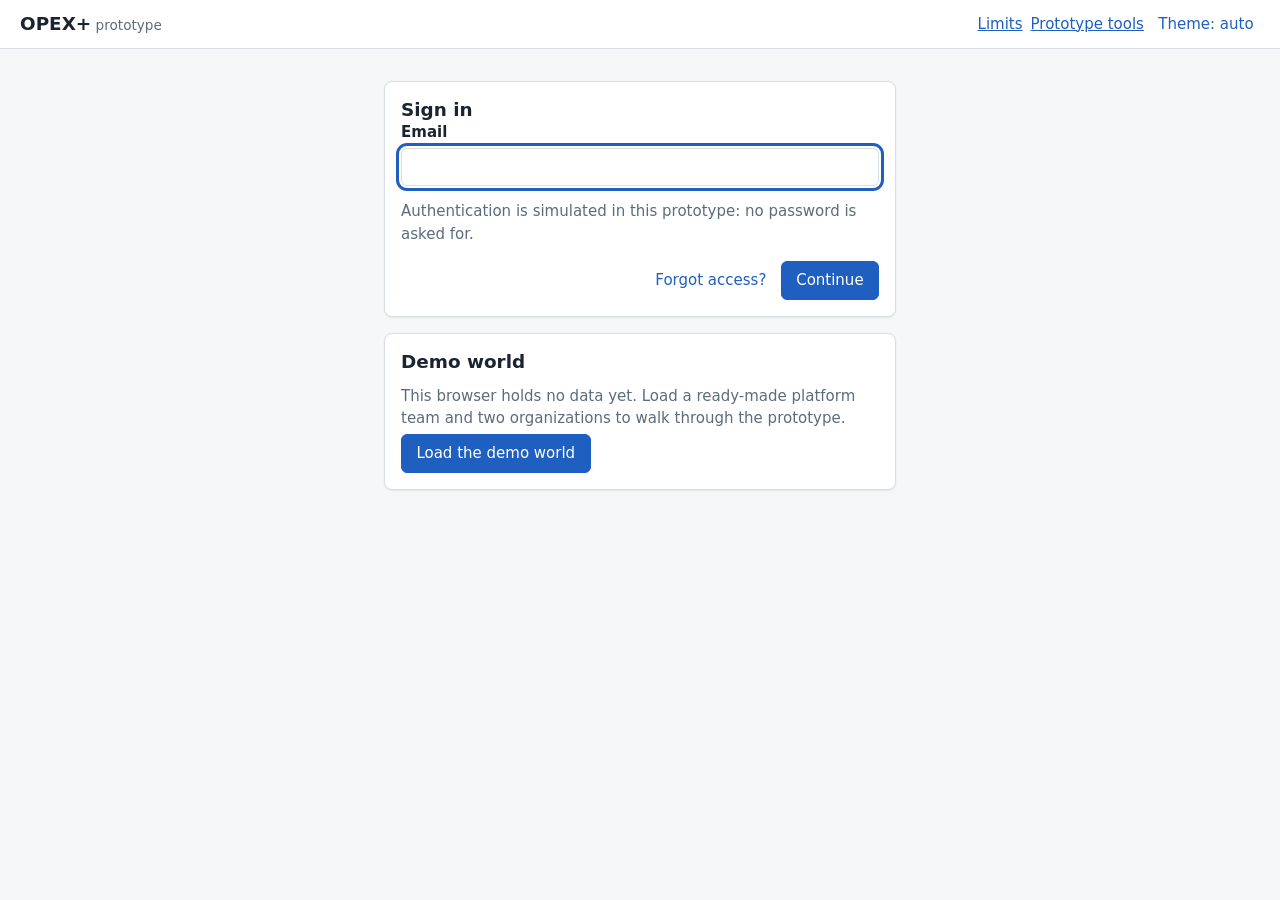
<file: index.html>
<!doctype html>
<html lang="en">
  <head>
    <meta charset="utf-8" />
    <meta name="viewport" content="width=device-width, initial-scale=1" />
    <title>OPEX+ prototype</title>
    <link
      rel="icon"
      href="data:image/svg+xml,%3Csvg xmlns='http://www.w3.org/2000/svg' viewBox='0 0 40 40'%3E%3Crect width='40' height='40' rx='9' fill='%231f5fbf'/%3E%3Ctext x='7' y='29' fill='white' font-family='Arial' font-size='24' font-weight='bold'%3EO+%3C/text%3E%3C/svg%3E"
    />
    <link rel="stylesheet" href="ui/styles.css" />
  </head>
  <body>
    <div id="root"></div>
    <noscript>The OPEX+ prototype needs JavaScript.</noscript>
    <script type="module" src="ui/main.js"></script>
  </body>
</html>
</file>
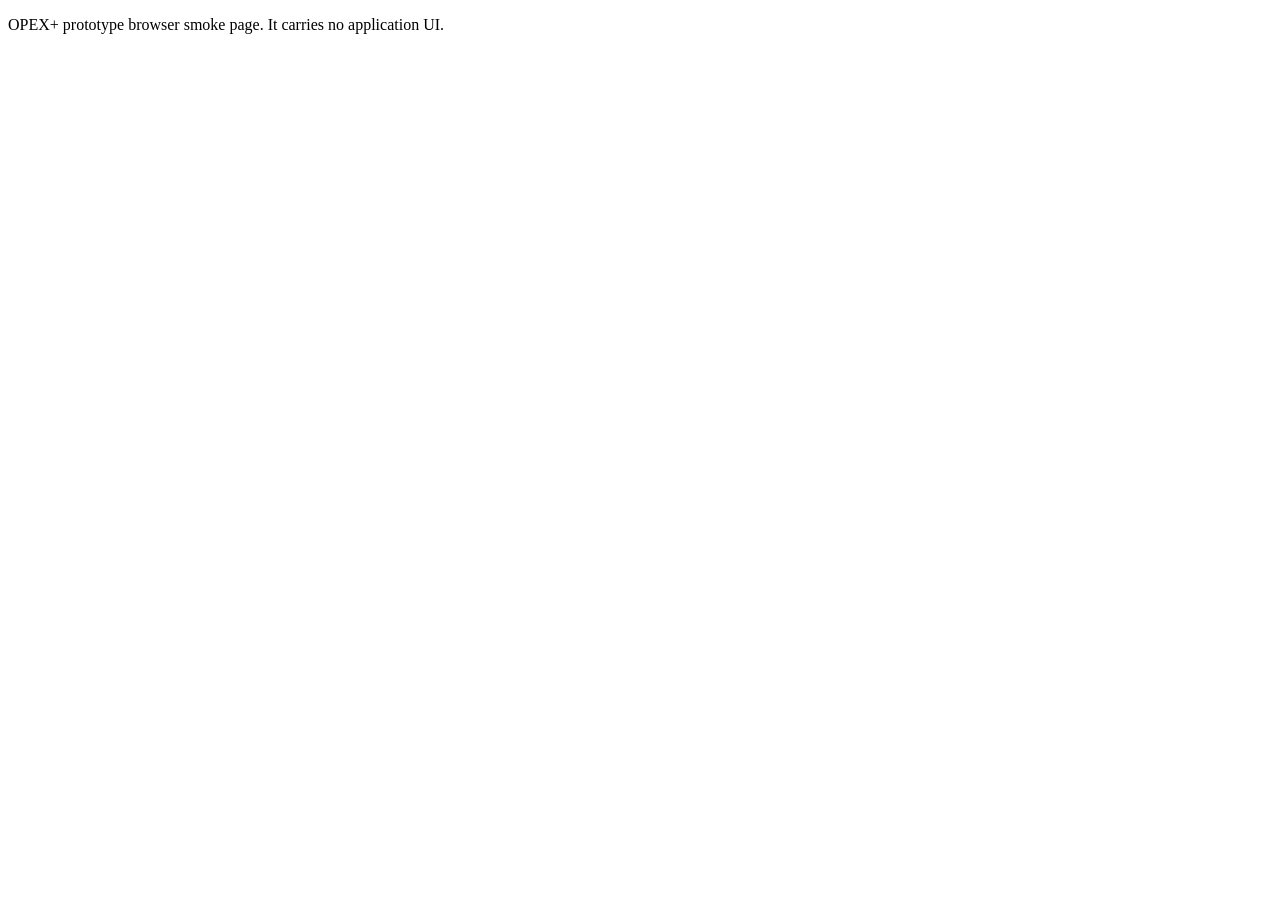
<file: tests/browser/smoke.html>
<!doctype html>
<html lang="en">
  <head>
    <meta charset="utf-8" />
    <meta name="viewport" content="width=device-width, initial-scale=1" />
    <title>OPEX+ prototype browser smoke page</title>
    <link rel="icon" href="data:," />
  </head>
  <body>
    <p>OPEX+ prototype browser smoke page. It carries no application UI.</p>
    <script type="module" src="./smoke-page.js"></script>
  </body>
</html>
</file>
<file: ui/styles.css>
/* OPEX+ prototype styles. Colours are tokens; dark mode redefines them. Tablet layout below 960px. */
:root {
  --bg: #f6f7f9;
  --surface: #ffffff;
  --text: #1b2430;
  --muted: #5d6b7c;
  --border: #d9dee5;
  --accent: #1f5fbf;
  --accent-text: #ffffff;
  --danger: #b3261e;
  --focus: #1f5fbf;
  --good-bg: #e3f4e8;
  --good-fg: #17613a;
  --warn-bg: #fdf0d5;
  --warn-fg: #7a4d00;
  --bad-bg: #fbe4e2;
  --bad-fg: #8c1d18;
  --info-bg: #e5eefb;
  --info-fg: #17407f;
  --muted-bg: #eceff3;
  --radius: 8px;
  --shadow: 0 1px 2px rgb(0 0 0 / 8%);
}
@media (prefers-color-scheme: dark) {
  :root:not([data-theme="light"]) {
    --bg: #11161d;
    --surface: #1a212b;
    --text: #e6ebf2;
    --muted: #9aa8b9;
    --border: #2d3846;
    --accent: #6ea4f4;
    --accent-text: #0c1522;
    --danger: #ff8a80;
    --focus: #8bb8ff;
    --good-bg: #17382a;
    --good-fg: #8fdcaf;
    --warn-bg: #3d3010;
    --warn-fg: #f2cb7a;
    --bad-bg: #411d1b;
    --bad-fg: #ffb4ad;
    --info-bg: #182c4a;
    --info-fg: #a9c8f7;
    --muted-bg: #242d39;
  }
}
:root[data-theme="dark"] {
  --bg: #11161d;
  --surface: #1a212b;
  --text: #e6ebf2;
  --muted: #9aa8b9;
  --border: #2d3846;
  --accent: #6ea4f4;
  --accent-text: #0c1522;
  --danger: #ff8a80;
  --focus: #8bb8ff;
  --good-bg: #17382a;
  --good-fg: #8fdcaf;
  --warn-bg: #3d3010;
  --warn-fg: #f2cb7a;
  --bad-bg: #411d1b;
  --bad-fg: #ffb4ad;
  --info-bg: #182c4a;
  --info-fg: #a9c8f7;
  --muted-bg: #242d39;
}

* {
  box-sizing: border-box;
}
body {
  margin: 0;
  background: var(--bg);
  color: var(--text);
  font:
    15px/1.5 system-ui,
    -apple-system,
    "Segoe UI",
    sans-serif;
}
h1,
h2,
h3 {
  line-height: 1.25;
  margin: 0;
}
h1 {
  font-size: 1.5rem;
}
h2 {
  font-size: 1.15rem;
}
h3 {
  font-size: 1rem;
}
p {
  margin: 0.25rem 0;
}
a {
  color: var(--accent);
}
:focus-visible {
  outline: 3px solid var(--focus);
  outline-offset: 2px;
}
.muted {
  color: var(--muted);
}
.sr-only {
  position: absolute;
  width: 1px;
  height: 1px;
  overflow: hidden;
  clip: rect(0 0 0 0);
  white-space: nowrap;
}
.end {
  text-align: right;
}

.page-header {
  display: flex;
  justify-content: space-between;
  align-items: flex-start;
  gap: 1rem;
  margin-bottom: 1rem;
  flex-wrap: wrap;
}
.actions {
  display: flex;
  gap: 0.5rem;
  flex-wrap: wrap;
  align-items: center;
}
.card {
  background: var(--surface);
  border: 1px solid var(--border);
  border-radius: var(--radius);
  box-shadow: var(--shadow);
  padding: 1rem;
  margin-bottom: 1rem;
}
.card-head {
  display: flex;
  justify-content: space-between;
  align-items: center;
  gap: 0.75rem;
  margin-bottom: 0.75rem;
  flex-wrap: wrap;
}

.btn {
  font: inherit;
  padding: 0.45rem 0.9rem;
  border-radius: 6px;
  border: 1px solid var(--border);
  background: var(--surface);
  color: var(--text);
  cursor: pointer;
}
.btn:disabled {
  opacity: 0.5;
  cursor: not-allowed;
}
.btn-primary {
  background: var(--accent);
  border-color: var(--accent);
  color: var(--accent-text);
}
.btn-danger {
  background: var(--danger);
  border-color: var(--danger);
  color: var(--accent-text);
}
.btn-link {
  border: 0;
  background: none;
  color: var(--accent);
  padding: 0.2rem 0.4rem;
}

.badge {
  display: inline-block;
  padding: 0.05rem 0.55rem;
  border-radius: 999px;
  font-size: 0.8rem;
  background: var(--muted-bg);
  color: var(--muted);
}
.badge-good {
  background: var(--good-bg);
  color: var(--good-fg);
}
.badge-warn {
  background: var(--warn-bg);
  color: var(--warn-fg);
}
.badge-bad {
  background: var(--bad-bg);
  color: var(--bad-fg);
}
.badge-info {
  background: var(--info-bg);
  color: var(--info-fg);
}

.notice {
  padding: 0.6rem 0.9rem;
  border-radius: 6px;
  margin-bottom: 0.75rem;
  background: var(--info-bg);
  color: var(--info-fg);
}
.notice-good {
  background: var(--good-bg);
  color: var(--good-fg);
}
.notice-warn {
  background: var(--warn-bg);
  color: var(--warn-fg);
}
.notice-bad {
  background: var(--bad-bg);
  color: var(--bad-fg);
}

.empty {
  text-align: center;
  padding: 2rem 1rem;
}
.toasts {
  position: fixed;
  right: 1rem;
  bottom: 1rem;
  display: grid;
  gap: 0.5rem;
  z-index: 50;
  max-width: min(24rem, calc(100vw - 2rem));
}
.toast {
  padding: 0.65rem 0.9rem;
  border-radius: 6px;
  background: var(--surface);
  border: 1px solid var(--border);
  box-shadow: 0 4px 12px rgb(0 0 0 / 20%);
}
.toast-good {
  border-left: 4px solid var(--good-fg);
}
.toast-bad {
  border-left: 4px solid var(--danger);
}

.table-tools {
  display: flex;
  align-items: center;
  gap: 0.75rem;
  margin-bottom: 0.5rem;
}
.table-tools input {
  max-width: 18rem;
}
.table-scroll {
  overflow-x: auto;
}
.table {
  width: 100%;
  border-collapse: collapse;
}
.table th,
.table td {
  padding: 0.5rem 0.6rem;
  border-bottom: 1px solid var(--border);
  text-align: left;
  vertical-align: top;
}
.table th {
  font-size: 0.82rem;
  text-transform: uppercase;
  letter-spacing: 0.03em;
  color: var(--muted);
  white-space: nowrap;
}
.table th.end,
.table td.end {
  text-align: right;
}
.table button.sort {
  all: unset;
  cursor: pointer;
}
.table button.sort:focus-visible {
  outline: 3px solid var(--focus);
}
.table tr.is-inactive td {
  color: var(--muted);
}
.pager {
  display: flex;
  align-items: center;
  justify-content: center;
  gap: 0.75rem;
  margin-top: 0.75rem;
}

input,
select,
textarea {
  font: inherit;
  width: 100%;
  padding: 0.45rem 0.6rem;
  border: 1px solid var(--border);
  border-radius: 6px;
  background: var(--surface);
  color: var(--text);
}
input[type="checkbox"] {
  width: auto;
}
.field {
  margin-bottom: 0.85rem;
  border: 0;
  padding: 0;
  min-width: 0;
}
.field > label,
.field > legend {
  display: block;
  font-weight: 600;
  margin-bottom: 0.25rem;
  padding: 0;
}
.field-check label {
  font-weight: 400;
}
.field-error {
  display: block;
  color: var(--danger);
  min-height: 0;
}
.req {
  color: var(--danger);
}
.check-list {
  display: grid;
  gap: 0.3rem;
  max-height: 14rem;
  overflow: auto;
}
.check-row {
  display: flex;
  flex-wrap: wrap;
  gap: 0.75rem;
}
.check-option {
  display: flex;
  gap: 0.5rem;
  align-items: flex-start;
  font-weight: 400;
}

.dialog {
  border: 1px solid var(--border);
  border-radius: var(--radius);
  background: var(--surface);
  color: var(--text);
  padding: 1.25rem;
  width: min(32rem, calc(100vw - 2rem));
}
.dialog-wide {
  width: min(48rem, calc(100vw - 2rem));
}
.dialog::backdrop {
  background: rgb(0 0 0 / 45%);
}
.dialog h2 {
  margin-bottom: 0.5rem;
}
.dialog-actions {
  display: flex;
  justify-content: flex-end;
  gap: 0.5rem;
  margin-top: 1rem;
}

/* Page frame */
.app {
  min-height: 100vh;
  display: flex;
  flex-direction: column;
}
.skip {
  position: absolute;
  left: -999px;
  top: 0;
  background: var(--accent);
  color: var(--accent-text);
  padding: 0.5rem 0.9rem;
  z-index: 60;
}
.skip:focus {
  left: 0;
}
.app-header {
  display: flex;
  align-items: center;
  gap: 1rem;
  padding: 0.6rem 1.25rem;
  background: var(--surface);
  border-bottom: 1px solid var(--border);
  flex-wrap: wrap;
}
.brand {
  font-weight: 700;
  font-size: 1.15rem;
  text-decoration: none;
  color: var(--text);
}
.brand .muted {
  font-weight: 400;
  font-size: 0.85rem;
}
.place {
  padding: 0.1rem 0.7rem;
  border-radius: 999px;
  background: var(--info-bg);
  color: var(--info-fg);
  font-size: 0.85rem;
}
.app-header .actions {
  margin-left: auto;
}
.banner {
  display: flex;
  align-items: center;
  justify-content: space-between;
  gap: 1rem;
  padding: 0.55rem 1.25rem;
  background: var(--info-bg);
  color: var(--info-fg);
  flex-wrap: wrap;
}
.banner-warn {
  background: var(--warn-bg);
  color: var(--warn-fg);
}
.layout {
  display: grid;
  grid-template-columns: 15rem minmax(0, 1fr);
  flex: 1;
}
.sidebar {
  padding: 1rem 0.75rem;
  background: var(--surface);
  border-right: 1px solid var(--border);
}
.nav-group {
  margin-top: 1rem;
}
.nav-title {
  font-size: 0.72rem;
  letter-spacing: 0.06em;
  color: var(--muted);
  padding: 0 0.6rem 0.25rem;
}
.nav-link {
  display: block;
  padding: 0.4rem 0.6rem;
  border-radius: 6px;
  color: var(--text);
  text-decoration: none;
}
.nav-link:hover {
  background: var(--muted-bg);
}
.nav-link[aria-current="page"] {
  background: var(--info-bg);
  color: var(--info-fg);
  font-weight: 600;
}
.content {
  padding: 1.25rem 1.5rem;
  min-width: 0;
  max-width: 78rem;
}
.content:focus {
  outline: none;
}
.centered {
  padding: 2rem 1rem;
  display: flex;
  justify-content: center;
}
.auth {
  width: min(32rem, 100%);
}

/* Shared view pieces */
.plain {
  list-style: none;
  margin: 0;
  padding: 0;
}
.choices {
  display: grid;
  gap: 0.6rem;
  margin-top: 0.75rem;
}
.choice {
  display: flex;
  justify-content: space-between;
  align-items: center;
  gap: 1rem;
  padding: 0.7rem 0.9rem;
  border: 1px solid var(--border);
  border-radius: var(--radius);
}
dl {
  margin: 0;
}
.kv {
  display: grid;
  grid-template-columns: 11rem minmax(0, 1fr);
  gap: 0.5rem;
  padding: 0.3rem 0;
  border-bottom: 1px solid var(--border);
}
.kv dt {
  color: var(--muted);
}
.kv dd {
  margin: 0;
  display: flex;
  gap: 0.4rem;
  flex-wrap: wrap;
  align-items: center;
}
.split {
  display: grid;
  grid-template-columns: minmax(0, 1fr) auto;
  gap: 1.5rem;
  align-items: start;
}
.swatch {
  display: inline-block;
  width: 1rem;
  height: 1rem;
  border-radius: 3px;
  border: 1px solid var(--border);
  vertical-align: -0.15rem;
}
.logo {
  max-width: 12rem;
  max-height: 6rem;
  object-fit: contain;
  border: 1px solid var(--border);
  border-radius: 6px;
  padding: 0.3rem;
  background: #fff;
}
.code {
  font-family: ui-monospace, SFMono-Regular, Menlo, monospace;
  font-size: 1.1rem;
  letter-spacing: 0.08em;
}
.tabs {
  display: flex;
  gap: 0.25rem;
  border-bottom: 1px solid var(--border);
  margin-bottom: 1rem;
  flex-wrap: wrap;
}
.tab {
  font: inherit;
  background: none;
  border: 0;
  border-bottom: 3px solid transparent;
  padding: 0.5rem 0.9rem;
  color: var(--muted);
  cursor: pointer;
}
.tab[aria-current="page"] {
  color: var(--text);
  border-bottom-color: var(--accent);
  font-weight: 600;
}
.actions.end {
  justify-content: flex-end;
}

/* Production screens (S3) */
.stats {
  display: grid;
  grid-template-columns: repeat(auto-fit, minmax(9rem, 1fr));
  gap: 0.6rem;
  margin-bottom: 1rem;
}
.stat {
  display: flex;
  flex-direction: column;
  gap: 0.1rem;
  padding: 0.6rem 0.8rem;
  background: var(--surface);
  border: 1px solid var(--border);
  border-radius: var(--radius);
}
.stat strong {
  font-size: 1.35rem;
  line-height: 1.2;
}
.stat span {
  color: var(--muted);
}
.card .stats {
  margin-bottom: 0;
}
.num {
  text-align: right;
  font-variant-numeric: tabular-nums;
}
td input[type="number"] {
  width: 6rem;
  text-align: right;
}
.form-grid {
  display: grid;
  grid-template-columns: repeat(auto-fit, minmax(12rem, 1fr));
  gap: 0.75rem;
}
.form-grid label {
  display: flex;
  flex-direction: column;
  gap: 0.25rem;
}
.form-grid .wide {
  grid-column: 1 / -1;
}
.next {
  font-weight: 600;
}
.next-urgent {
  color: var(--warn-fg);
  background: var(--warn-bg);
  padding: 0.1rem 0.5rem;
  border-radius: 999px;
  text-decoration: none;
}
.events li {
  padding: 0.3rem 0;
  border-bottom: 1px solid var(--border);
}
.history {
  margin: 0;
  padding-left: 1.2rem;
}
.history li {
  margin-bottom: 0.4rem;
}

@media (max-width: 960px) {
  body {
    font-size: 14px;
  }
  .card {
    padding: 0.8rem;
  }
  .layout {
    grid-template-columns: 1fr;
  }
  .sidebar {
    border-right: 0;
    border-bottom: 1px solid var(--border);
    display: flex;
    flex-wrap: wrap;
    gap: 0.25rem 1rem;
    padding: 0.5rem 0.75rem;
    /* The navigation wraps into rows above the page; without a cap its 47 links push every page
       header below the fold. It scrolls inside its own box instead. */
    max-height: 40vh;
    overflow-y: auto;
  }
  .nav-group {
    margin-top: 0;
    display: flex;
    flex-wrap: wrap;
    gap: 0.25rem;
    align-items: center;
  }
  .nav-title {
    padding: 0;
  }
  .content {
    padding: 1rem;
  }
  .kv {
    grid-template-columns: 1fr;
  }
  .split {
    grid-template-columns: 1fr;
  }
}

/* Dashboards (S5.1): chart tokens validated for light and dark with the dataviz palette check. */
:root {
  --viz-1: #2a78d6;
  --viz-2: #eb6834;
  --viz-3: #1baf7a;
  --viz-plan: #898781;
  --viz-axis: #c3c2b7;
}
@media (prefers-color-scheme: dark) {
  :root:not([data-theme="light"]) {
    --viz-1: #3987e5;
    --viz-2: #d95926;
    --viz-3: #199e70;
    --viz-axis: #4a5565;
  }
}
:root[data-theme="dark"] {
  --viz-1: #3987e5;
  --viz-2: #d95926;
  --viz-3: #199e70;
  --viz-axis: #4a5565;
}
.viz-s1 {
  --c: var(--viz-1);
}
.viz-s2 {
  --c: var(--viz-2);
}
.viz-s3 {
  --c: var(--viz-3);
}
.viz-splan {
  --c: var(--viz-plan);
}
.viz-chart {
  display: block;
  width: 100%;
  height: auto;
  max-height: 20rem;
  touch-action: pan-y;
}
.viz-chart:focus-visible {
  outline: 2px solid var(--focus);
  outline-offset: 2px;
}
.viz-grid {
  stroke: var(--border);
  stroke-width: 1;
}
.viz-axis,
.viz-cursor {
  stroke: var(--viz-axis);
  stroke-width: 1;
}
.viz-tick {
  fill: var(--muted);
  font-size: 11px;
}
.viz-label {
  fill: var(--text);
  font-size: 11px;
}
.viz-line {
  fill: none;
  stroke: var(--c);
  stroke-width: 2;
  stroke-linecap: round;
  stroke-linejoin: round;
}
.viz-dashed,
.viz-ref {
  stroke-dasharray: 6 4;
}
.viz-ref {
  stroke: var(--viz-plan);
  stroke-width: 1.5;
}
.viz-dot {
  fill: var(--c);
  stroke: var(--surface);
  stroke-width: 2;
}
.viz-bar {
  fill: var(--c);
}
.viz-bar.viz-active {
  opacity: 0.8;
}
.viz-hit {
  fill: transparent;
}
.viz-legend {
  display: flex;
  flex-wrap: wrap;
  gap: 0.4rem 1rem;
  margin: 0 0 0.6rem;
  padding: 0;
  list-style: none;
}
.viz-legend li {
  display: flex;
  align-items: center;
  gap: 0.4rem;
}
.viz-legend-values {
  display: grid;
  gap: 0.3rem;
  margin: 0;
}
.viz-swatch {
  display: inline-block;
  flex: none;
  width: 0.75rem;
  height: 0.75rem;
  border-radius: 2px;
  background: var(--c);
}
.viz-swatch-dashed {
  width: 1.1rem;
  height: 0;
  border-top: 2px dashed var(--c);
  border-radius: 0;
  background: none;
}
.viz-ranked {
  display: grid;
  gap: 0.45rem;
  margin: 0;
  padding: 0;
  list-style: none;
}
.viz-ranked li {
  display: grid;
  grid-template-columns: minmax(7rem, 13rem) 1fr 5.5rem;
  align-items: center;
  gap: 0.6rem;
}
.viz-rank-track {
  height: 1.1rem;
  border-radius: 0 4px 4px 0;
  background: var(--muted-bg);
}
.viz-rank-bar {
  display: block;
  height: 100%;
  border-radius: 0 4px 4px 0;
  background: var(--c);
}
.viz-seg-track {
  display: flex;
  gap: 2px;
  height: 0.9rem;
  margin-bottom: 0.6rem;
  border-radius: 4px;
  overflow: hidden;
}
.viz-seg {
  min-width: 2px;
  background: var(--c);
}
.viz-tip {
  position: fixed;
  z-index: 50;
  min-width: 9rem;
  max-width: 18rem;
  padding: 0.45rem 0.6rem;
  border: 1px solid var(--border);
  border-radius: 6px;
  background: var(--surface);
  color: var(--text);
  box-shadow: 0 4px 12px rgb(0 0 0 / 18%);
  font-size: 0.85rem;
  pointer-events: none;
}
.viz-tip[hidden] {
  display: none;
}
.viz-tip-row {
  display: flex;
  align-items: center;
  gap: 0.4rem;
}
.viz-tip-row .num {
  margin-left: auto;
  padding-left: 0.8rem;
}
.viz-note {
  margin-top: 0;
}
.dash-filters {
  display: flex;
  flex-wrap: wrap;
  align-items: end;
  gap: 0.6rem 1rem;
  margin-bottom: 1rem;
}
.dash-filters label {
  display: flex;
  flex-direction: column;
  gap: 0.2rem;
}
.dash-presets {
  display: flex;
  flex-wrap: wrap;
  gap: 0.35rem;
}
.dash-grid {
  display: grid;
  grid-template-columns: repeat(auto-fit, minmax(min(100%, 24rem), 1fr));
  gap: 1rem;
  align-items: start;
}
.dash-grid > .card {
  margin-bottom: 0;
}
.dash-grid > .dash-wide {
  grid-column: 1 / -1;
}
.dash-list {
  margin: 0.5rem 0 0;
  padding: 0;
  list-style: none;
}
.dash-list li {
  padding: 0.35rem 0;
  border-bottom: 1px solid var(--border);
}
@media (max-width: 960px) {
  .viz-ranked li {
    grid-template-columns: minmax(6rem, 10rem) 1fr 4.5rem;
  }
}

/* Notifications, comments, exports and scheduled reports (S5.2) */
.nav-count {
  display: inline-block;
  min-width: 1.35rem;
  padding: 0 0.4rem;
  border-radius: 999px;
  background: var(--accent);
  color: var(--accent-text);
  font-size: 0.75rem;
  font-weight: 700;
  line-height: 1.35rem;
  text-align: center;
}
.nav-count[hidden] {
  display: none;
}
.toast-warn {
  border-left: 4px solid var(--warn-fg);
}
.toast-info {
  border-left: 4px solid var(--info-fg);
}
.inline-check {
  display: inline-flex;
  align-items: center;
  gap: 0.35rem;
}
.notification-list,
.comment-list,
.revision-list {
  list-style: none;
  margin: 0;
  padding: 0;
}
.notification,
.comment {
  padding: 0.75rem 0.85rem;
  border-bottom: 1px solid var(--border);
}
.notification:last-child,
.comment:last-child {
  border-bottom: 0;
}
.notification-unread {
  background: var(--info-bg);
  border-left: 4px solid var(--info-fg);
}
.notification-unread .notification-head strong {
  font-weight: 700;
}
.notification-head,
.comment-head {
  display: flex;
  flex-wrap: wrap;
  align-items: center;
  gap: 0.5rem;
}
.notification p,
.comment p {
  margin: 0.3rem 0;
}
.notification-foot {
  display: flex;
  flex-wrap: wrap;
  align-items: center;
  gap: 0.75rem;
}
.comment-body {
  white-space: pre-wrap;
  overflow-wrap: anywhere;
}
.comment-tags {
  display: flex;
  flex-wrap: wrap;
  align-items: center;
  gap: 0.35rem;
}
.comment-mine {
  border-left: 4px solid var(--accent);
}
.revision-list li {
  padding: 0.5rem 0;
  border-bottom: 1px solid var(--border);
}
.row-highlight td,
.row-highlight th {
  background: var(--warn-bg);
}
.template {
  border-top: 1px solid var(--border);
  padding: 0.5rem 0;
}
.template summary {
  cursor: pointer;
}
.template-body {
  white-space: pre-wrap;
  overflow-wrap: anywhere;
}
.tools {
  display: flex;
  flex-wrap: wrap;
  align-items: flex-end;
  gap: 0.75rem 1.25rem;
  margin-bottom: 0.75rem;
}
.facts {
  display: grid;
  grid-template-columns: max-content 1fr;
  gap: 0.35rem 1rem;
  margin: 0;
}
.facts dt {
  color: var(--muted);
}
.facts dd {
  margin: 0;
  overflow-wrap: anywhere;
}
tr.selected td,
tr.selected th {
  background: var(--info-bg);
}
.load {
  display: flex;
  align-items: center;
  gap: 0.5rem;
  min-width: 9rem;
}
.load-track {
  flex: 1;
  height: 0.6rem;
  border-radius: 999px;
  background: var(--muted-bg);
  overflow: hidden;
}
.load-fill {
  display: block;
  height: 100%;
  border-radius: 999px;
}
.load-good {
  background: var(--good-fg);
}
.load-warn {
  background: var(--warn-fg);
}
.load-bad {
  background: var(--bad-fg);
}
.load-text {
  min-width: 3.5rem;
  text-align: right;
  font-variant-numeric: tabular-nums;
}
@media (max-width: 960px) {
  .table-tools {
    flex-wrap: wrap;
  }
  .facts {
    grid-template-columns: 1fr;
  }
}

/* Platform services, quality attributes (S8; D107). */
.stack > * + * {
  margin-top: 0.75rem;
}
.error-reference {
  font-size: 0.85rem;
}
.table tr.row-bad td {
  background: var(--bad-bg);
  color: var(--bad-fg);
}
.wrap {
  overflow-wrap: anywhere;
}
textarea {
  max-width: 100%;
}

/* Tablet (768 to 1024 px): nothing scrolls sideways except tables inside their own container, and
   every control is large enough to touch. */
@media (min-width: 768px) and (max-width: 1024px) {
  .btn,
  .tab,
  .nav-link,
  .app-header .actions a,
  input:not([type="checkbox"]):not([type="radio"]),
  select {
    min-height: 40px;
  }
  .btn,
  .btn-link,
  .tab,
  .nav-link,
  .app-header .actions a {
    display: inline-flex;
    align-items: center;
  }
  .btn-link {
    padding: 0.4rem 0.6rem;
  }
  /* Measured under 40 px in the browser pass: table sort buttons, the brand and skip links, and links
     that stand on their own (list items, table cells, card footers, a paragraph that is only a link).
     A link inside a sentence stays inline. */
  .table button.sort,
  .brand,
  .skip,
  .plain li > a,
  .dash-list li > a,
  .notification-foot a,
  .table td a,
  p > a:only-child {
    display: inline-flex;
    align-items: center;
    min-height: 40px;
  }
  summary {
    padding-block: 0.7rem;
  }
  .nav-link {
    display: flex;
  }
  .layout,
  .content,
  .card {
    min-width: 0;
  }
  .card,
  .table-scroll {
    max-width: 100%;
  }
  .table-scroll {
    overflow-x: auto;
  }
}
</file>
